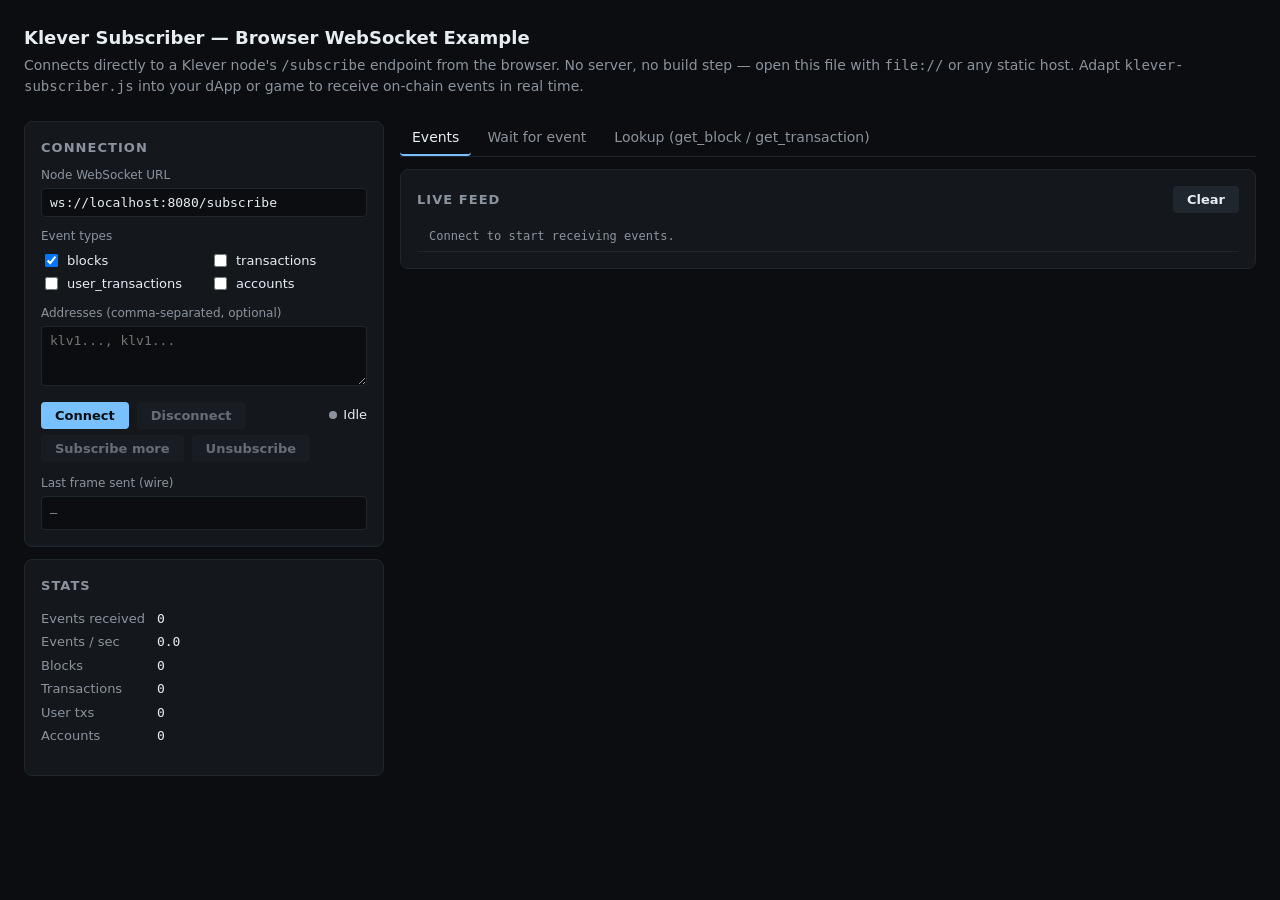
<file: examples/browser/index.html>
<!doctype html>
<html lang="en">
  <head>
    <meta charset="utf-8" />
    <meta name="viewport" content="width=device-width, initial-scale=1" />
    <title>Klever Subscriber — Browser WebSocket Example</title>
    <link rel="stylesheet" href="style.css" />
  </head>
  <body>
    <h1>Klever Subscriber — Browser WebSocket Example</h1>
    <p class="subtitle">
      Connects directly to a Klever node's <code>/subscribe</code> endpoint from the browser.
      No server, no build step — open this file with <code>file://</code> or any static host.
      Adapt <code>klever-subscriber.js</code> into your dApp or game to receive on-chain events
      in real time.
    </p>

    <div class="grid">
      <div>
        <div class="panel">
          <h2>Connection</h2>
          <label for="url">Node WebSocket URL</label>
          <input id="url" type="text" value="ws://localhost:8080/subscribe" spellcheck="false" />

          <label class="mt-10">Event types</label>
          <div class="checks">
            <label><input type="checkbox" value="blocks" checked /> blocks</label>
            <label><input type="checkbox" value="transactions" /> transactions</label>
            <label><input type="checkbox" value="user_transactions" /> user_transactions</label>
            <label><input type="checkbox" value="accounts" /> accounts</label>
          </div>

          <label class="mt-10" for="addresses">Addresses (comma-separated, optional)</label>
          <textarea id="addresses" placeholder="klv1..., klv1..."></textarea>

          <div class="row mt-10">
            <button id="connect-btn">Connect</button>
            <button id="disconnect-btn" class="secondary" disabled>Disconnect</button>
            <span class="status push-right">
              <span id="status-dot" class="dot"></span>
              <span id="status-text">Idle</span>
            </span>
          </div>

          <div class="row mt-6">
            <button id="sub-more-btn" class="secondary" disabled title="Send subscribe with the current form values — additive">Subscribe more</button>
            <button id="unsub-btn" class="secondary" disabled title="Send unsubscribe with the current form values — subtractive">Unsubscribe</button>
            <span id="mutation-status" class="muted push-right"></span>
          </div>

          <label class="mt-12">Last frame sent (wire)</label>
          <div id="wire" class="wire muted">—</div>
        </div>

        <div class="panel">
          <h2>Stats</h2>
          <dl class="stats">
            <dt>Events received</dt><dd id="stat-total">0</dd>
            <dt>Events / sec</dt><dd id="stat-rate">0.0</dd>
            <dt>Blocks</dt><dd id="stat-blocks">0</dd>
            <dt>Transactions</dt><dd id="stat-txs">0</dd>
            <dt>User txs</dt><dd id="stat-utxs">0</dd>
            <dt>Accounts</dt><dd id="stat-accts">0</dd>
          </dl>
        </div>
      </div>

      <div>
        <div class="tabs" role="tablist" aria-label="View">
          <button class="tab active" data-tab="events"  role="tab" aria-selected="true"  aria-controls="pane-events" id="tab-events">Events</button>
          <button class="tab"        data-tab="wait"    role="tab" aria-selected="false" aria-controls="pane-wait"   id="tab-wait">Wait for event</button>
          <button class="tab"        data-tab="lookup"  role="tab" aria-selected="false" aria-controls="pane-lookup" id="tab-lookup">Lookup (get_block / get_transaction)</button>
        </div>

        <div id="pane-events" class="pane active panel" role="tabpanel" aria-labelledby="tab-events">
          <div class="row mb-8">
            <h2 class="m-0">Live feed</h2>
            <button id="clear-feed" class="secondary push-right">Clear</button>
          </div>
          <div id="feed" class="feed"></div>
        </div>

        <div id="pane-wait" class="pane panel" role="tabpanel" aria-labelledby="tab-wait" hidden>
          <h2>Wait for a specific event</h2>
          <p class="muted m-top-0">
            Subscribe-then-query pattern: ask the node if the target already exists, and if
            not, keep listening on the live stream until it arrives.
          </p>
          <label for="wait-target">Match</label>
          <select id="wait-target">
            <option value="block-nonce">Block by nonce</option>
            <option value="block-hash">Block by hash</option>
            <option value="tx-hash">Transaction by hash</option>
          </select>
          <label class="mt-8" for="wait-value">Value</label>
          <input id="wait-value" type="text" placeholder="e.g. 12345 or 0xabc..." />
          <div class="row mt-8">
            <button id="wait-btn">Wait</button>
            <span id="wait-status" class="muted"></span>
          </div>
          <div id="wait-result" class="lookup-result mt-8 hidden"></div>
        </div>

        <div id="pane-lookup" class="pane panel" role="tabpanel" aria-labelledby="tab-lookup" hidden>
          <h2>One-shot request over the same WebSocket</h2>
          <p class="muted m-top-0">
            The same WebSocket carries event subscriptions and request/response. Send a
            request with an <code>id</code>; the matching response (or error) comes back
            on the stream.
          </p>
          <label for="lookup-method">Method</label>
          <select id="lookup-method">
            <option value="get_block">get_block</option>
            <option value="get_transaction">get_transaction</option>
          </select>
          <label class="mt-8" for="lookup-params">Params (JSON)</label>
          <textarea id="lookup-params" spellcheck="false">{"nonce": 1}</textarea>
          <div class="row mt-8">
            <button id="lookup-btn">Send</button>
            <span id="lookup-status" class="muted"></span>
          </div>
          <div id="lookup-result" class="lookup-result mt-8 hidden"></div>
        </div>
      </div>
    </div>

    <!-- Order matters: the library has to load before the demo glue. -->
    <script src="klever-subscriber.js"></script>
    <script src="app.js"></script>
  </body>
</html>
</file>
<file: examples/browser/style.css>
:root {
  --bg: #0b0d10;
  --panel: #14181d;
  --border: #1f262e;
  --text: #e6edf3;
  --muted: #8b949e;
  --accent: #79c0ff;
  --ok: #3fb950;
  --err: #f85149;
  --warn: #d29922;
  --mono: ui-monospace, SFMono-Regular, Menlo, Consolas, monospace;
}

* { box-sizing: border-box; }

body {
  margin: 0;
  padding: 24px;
  background: var(--bg);
  color: var(--text);
  font: 14px/1.5 system-ui, -apple-system, sans-serif;
}

h1 { font-size: 18px; margin: 0 0 4px; }
h2 { font-size: 13px; text-transform: uppercase; letter-spacing: .08em; color: var(--muted); margin: 0 0 8px; }
.subtitle { color: var(--muted); margin: 0 0 24px; }

.grid { display: grid; grid-template-columns: 360px 1fr; gap: 16px; }
.panel { background: var(--panel); border: 1px solid var(--border); border-radius: 8px; padding: 16px; }
.panel + .panel { margin-top: 12px; }

label { display: block; font-size: 12px; color: var(--muted); margin-bottom: 4px; }
input[type="text"], textarea, select {
  width: 100%;
  background: var(--bg);
  color: var(--text);
  border: 1px solid var(--border);
  border-radius: 4px;
  padding: 6px 8px;
  font: 13px var(--mono);
}
textarea { resize: vertical; min-height: 60px; }

.checks { display: grid; grid-template-columns: 1fr 1fr; gap: 4px 12px; margin-top: 6px; }
.checks label { color: var(--text); display: flex; align-items: center; gap: 6px; font-size: 13px; margin: 0; }

button {
  background: var(--accent);
  color: #0b0d10;
  border: 0;
  border-radius: 4px;
  padding: 6px 14px;
  font: 600 13px system-ui;
  cursor: pointer;
}
button[disabled] { opacity: .4; cursor: not-allowed; }
button.secondary { background: var(--border); color: var(--text); }

.row { display: flex; gap: 8px; align-items: center; }

.status { display: inline-flex; align-items: center; gap: 6px; font-size: 13px; }
.dot { width: 8px; height: 8px; border-radius: 50%; background: var(--muted); }
.dot.ok { background: var(--ok); }
.dot.err { background: var(--err); }
.dot.warn { background: var(--warn); }

.stats { display: grid; grid-template-columns: auto 1fr; gap: 4px 12px; font-size: 13px; }
.stats dt { color: var(--muted); }
.stats dd { margin: 0; font-family: var(--mono); }

.wire {
  background: var(--bg);
  border: 1px solid var(--border);
  border-radius: 4px;
  padding: 8px;
  font: 12px/1.4 var(--mono);
  white-space: pre-wrap;
  word-break: break-all;
  color: var(--accent);
  max-height: 120px;
  overflow: auto;
}

.feed { max-height: 70vh; overflow: auto; padding: 0; }
.event {
  border-bottom: 1px solid var(--border);
  padding: 8px 12px;
  font: 12px var(--mono);
}
.event .badge {
  display: inline-block;
  padding: 1px 6px;
  border-radius: 3px;
  margin-right: 8px;
  font-size: 11px;
  font-weight: 600;
}
.badge.blocks { background: #1f6feb33; color: #79c0ff; }
.badge.transactions { background: #d2992233; color: #d29922; }
.badge.user_transactions { background: #bc8cff33; color: #bc8cff; }
.badge.accounts { background: #3fb95033; color: #3fb950; }
.badge.error { background: #f8514933; color: #f85149; }
.event details summary {
  cursor: pointer;
  list-style: none;
  color: var(--muted);
}
.event details[open] summary { color: var(--text); }
.event pre {
  margin: 8px 0 0;
  background: var(--bg);
  padding: 8px;
  border-radius: 4px;
  max-height: 280px;
  overflow: auto;
}

.lookup-result {
  background: var(--bg);
  border: 1px solid var(--border);
  border-radius: 4px;
  padding: 8px;
  font: 12px/1.4 var(--mono);
  max-height: 320px;
  overflow: auto;
  white-space: pre-wrap;
  word-break: break-all;
}

.err-text { color: var(--err); }
.muted { color: var(--muted); }

.tabs { display: flex; gap: 4px; margin-bottom: 12px; border-bottom: 1px solid var(--border); }
.tab {
  padding: 6px 12px;
  cursor: pointer;
  color: var(--muted);
  border-bottom: 2px solid transparent;
  background: transparent;
  border-left: 0;
  border-right: 0;
  border-top: 0;
  font: inherit;
}
.tab.active { color: var(--text); border-bottom-color: var(--accent); }
.tab:focus-visible { outline: 2px solid var(--accent); outline-offset: 2px; }
.pane { display: block; }
.pane[hidden] { display: none; }

/* utility classes (so markup doesn't carry inline styles) */
.mt-6  { margin-top: 6px; }
.mt-8  { margin-top: 8px; }
.mt-10 { margin-top: 10px; }
.mt-12 { margin-top: 12px; }
.mb-8  { margin-bottom: 8px; }
.m-top-0 { margin-top: 0; }
.m-0   { margin: 0; }
.push-right { margin-left: auto; }
.hidden { display: none; }
</file>
